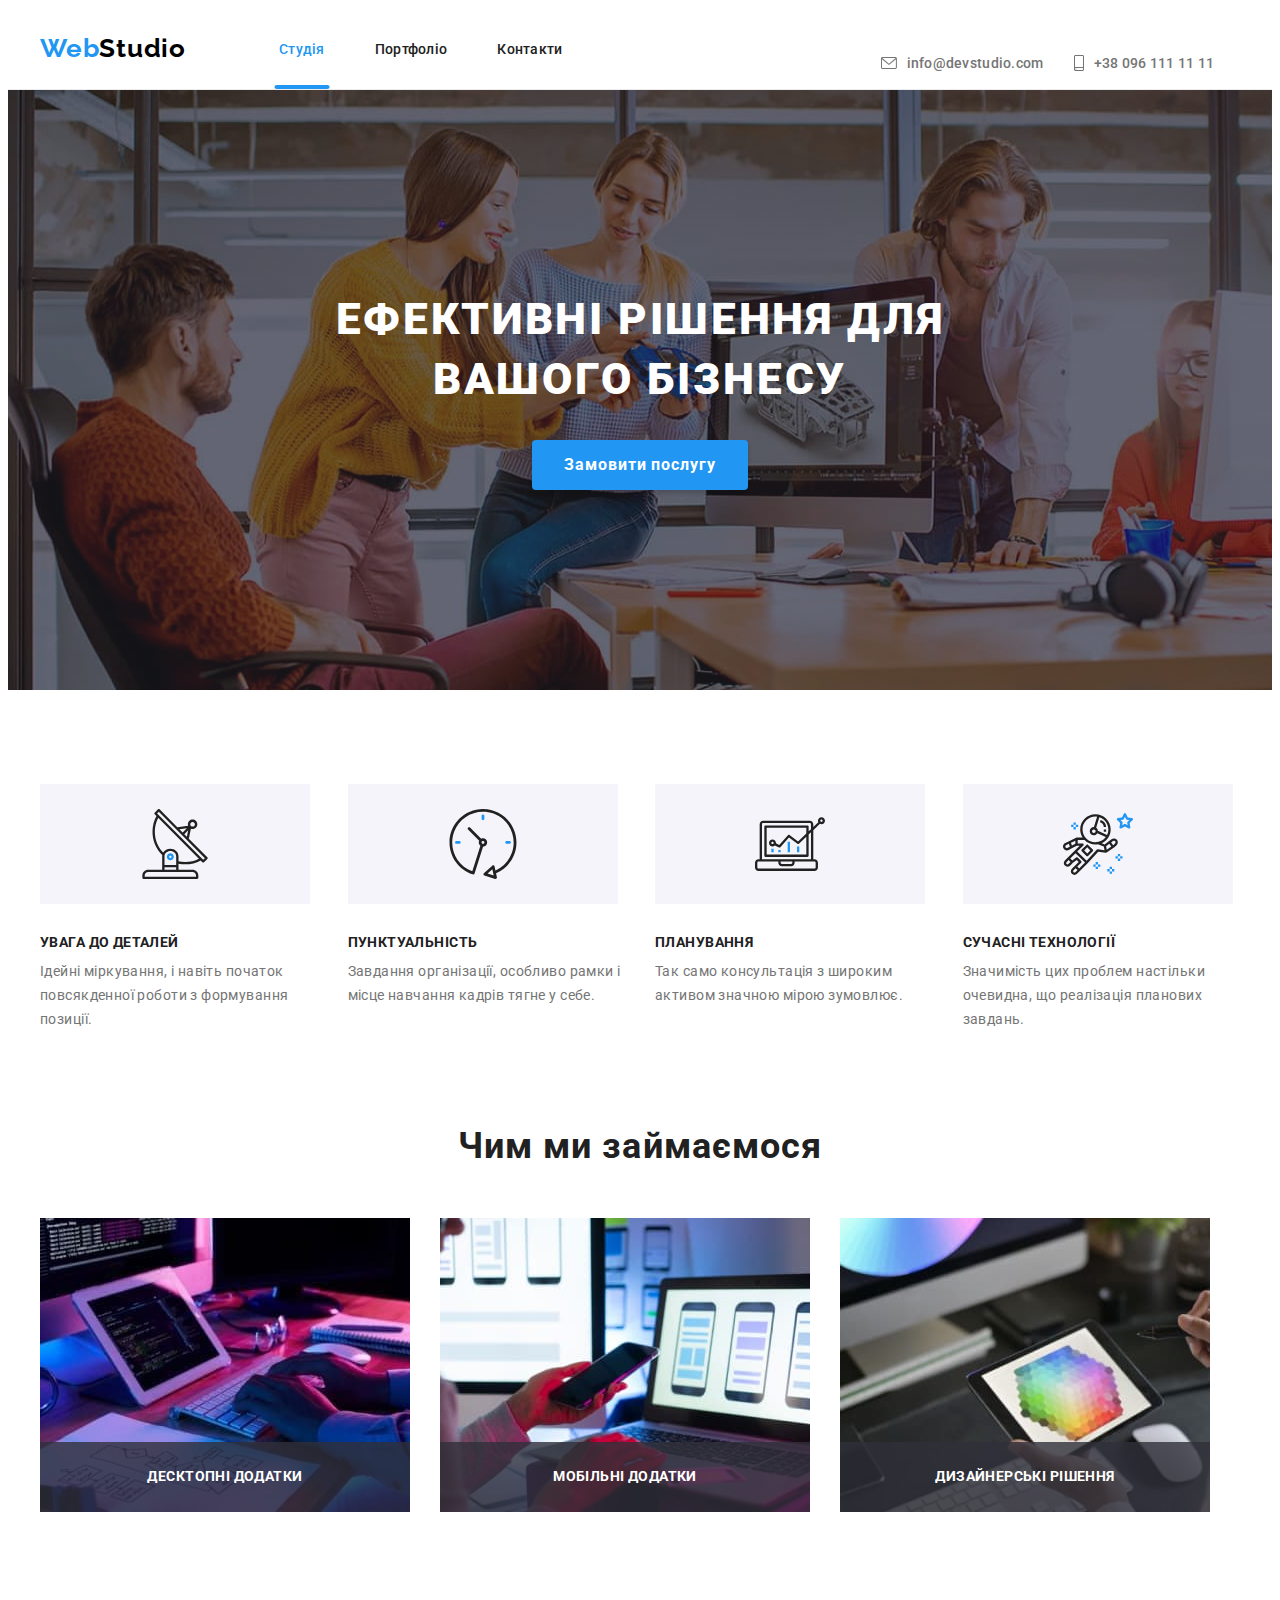
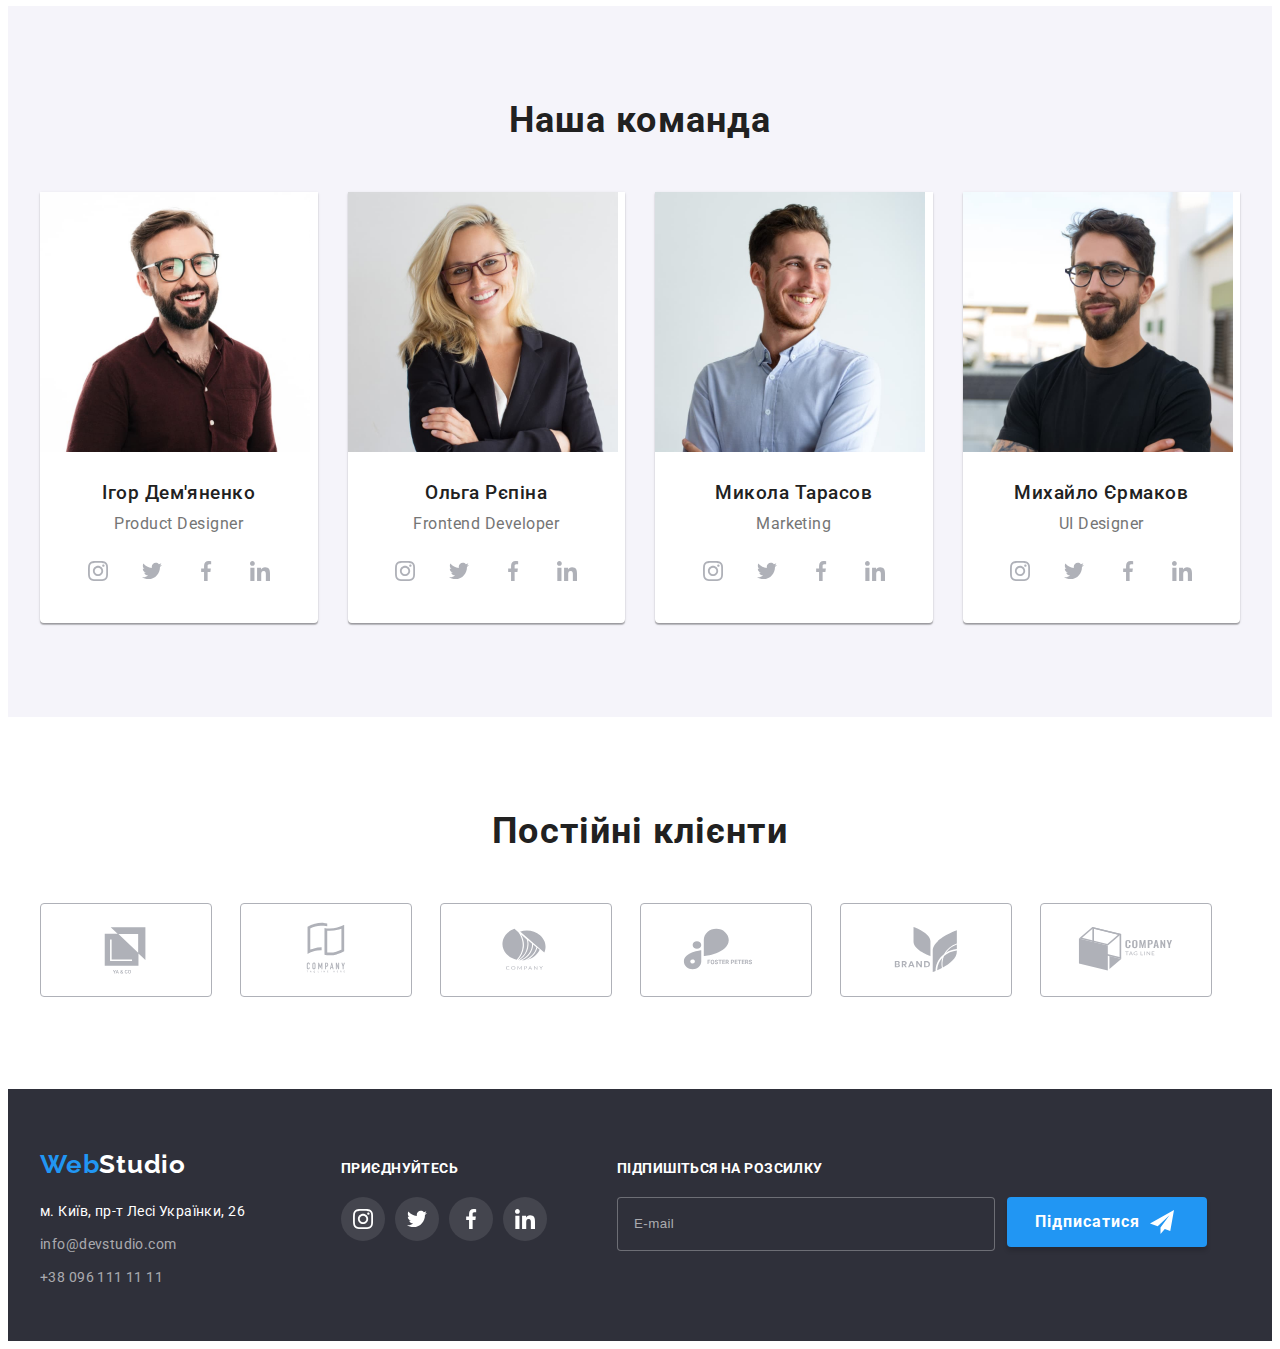
<file: index.html>
<!DOCTYPE html>
<html lang="uk">
<head>
    <meta charset="UTF-8">
    <meta http-equiv="X-UA-Compatible" content="IE=edge">
    <meta name="viewport" content="width=device-width, initial-scale=1.0">
    <link rel="stylesheet" href="https://cdnjs.cloudflare.com/ajax/libs/modern-normalize/1.1.0/modern-normalize.min.css"
     integrity="sha512-wpPYUAdjBVSE4KJnH1VR1HeZfpl1ub8YT/NKx4PuQ5NmX2tKuGu6U/JRp5y+Y8XG2tV+wKQpNHVUX03MfMFn9Q==" 
     crossorigin="anonymous" referrerpolicy="no-referrer" />
    <link rel="preconnect" href="https://fonts.googleapis.com">
    <link rel="preconnect" href="https://fonts.gstatic.com" crossorigin>
    <link href="https://fonts.googleapis.com/css2?family=Raleway:wght@700&family=Roboto:wght@400;500;700;900&display=swap" rel="stylesheet">
    <link rel="stylesheet" href="./css/main.min.css">
    <title>Студія</title>
</head>
<body>
 <header class="header">
    <div class="conteiner header__conteiner">
    <a href="./index.html" class="logo header__logo"><span class="logo__text">Web</span>Studio</a>
    <nav class="header__nav">
        <ul class="navigation">
            <li><a href="./index.html" class="navigation__link navigation__current current">Студія</a></li>
            <li><a href="./portfolio.html" class="navigation__link">Портфоліо</a></li>
            <li><a href="./index.html" class="navigation__link">Контакти</a></li>
        </ul>
       </nav>
       <ul class="navigation-contacts navigation">
        <li><a href="mailto:info@devstudio.com" class="navigation-contacts__link">
             <svg class="navigation-contacts__envelope" width="16" height="12"> <use href="./images/icons.svg#icon-envelope"></use> </svg> 
             info@devstudio.com</a></li>
        <li><a href="tel:+380961111111" class="navigation-contacts__link ">
             <svg class="navigation-contacts__tel" width="10" height="16"> <use href="./images/icons.svg#icon-smartphone"></use> </svg> 
             +38 096 111 11 11</a></li>
    </ul>
    </div>
 </header>
 
 <main>
    <section class="hero">
        <h1 class="hero__title">Ефективні рішення для вашого бізнесу</h1>
        <button class="button" type="button" data-modal-open>Замовити послугу</button>
    </section>

      <section class="section benefits">
    <h2 class="visually-hidden">Наші переваги</h2>
    <ul class="conteiner benefits__list">
        <li class="benefits__item">
            <div class="benefits__icon"><svg width="70" height="70">
             <use href="./images/icons.svg#icon-antenna1"></use> </svg></div>
            <h3 class="benefits__title">УВАГА ДО ДЕТАЛЕЙ</h3>
            <p class="benefits__text">Ідейні міркування, і навіть початок повсякденної роботи з формування позиції.</p>
        </li>
         <li class="benefits__item">
            <div class="benefits__icon"><svg width="70" height="70">
                <use href="./images/icons.svg#icon-clock"></use> </svg></div>
            <h3 class="benefits__title">ПУНКТУАЛЬНІСТЬ</h3>
            <p class="benefits__text">Завдання організації, особливо рамки і місце навчання кадрів тягне у себе.</p></li>
        <li class="benefits__item">
            <div class="benefits__icon"><svg width="70" height="70">
                <use href="./images/icons.svg#icon-diagram"></use> </svg></div>
            <h3 class="benefits__title">ПЛАНУВАННЯ</h3>
            <p class="benefits__text">Так само консультація з широким активом значною мірою зумовлює.</p></li>
        <li class="benefits__item">
            <div class="benefits__icon"><svg width="70" height="70">
                <use href="./images/icons.svg#icon-astronaut"></use> </svg></div>
            <h3 class="benefits__title">СУЧАСНІ ТЕХНОЛОГІЇ</h3>
            <p class="benefits__text">Значимість цих проблем настільки очевидна, що реалізація планових завдань.</p></li>
    </ul>
  </section>

  <section class="section activity">
    <div class="conteiner">
    <h2 class="activity__title">Чим ми займаємося</h2>
    <ul class="activity__list">
       <li> <div class="activity__image">
         <img src="./images/box1.jpg" alt="зображення1" width="370" >
         <p class="activity__title-image">Десктопні додатки</p> </div></li>
        <li> <div class="activity__image">
         <img src="./images/box2.jpg" alt="зображення2" width="370">
         <p class="activity__title-image">Мобільні додатки</p> </div></li>
        <li> <div class="activity__image">
         <img src="./images/box3.jpg" alt="зображення3" width="370">
         <p class="activity__title-image">Дизайнерські рішення</p> </div></li>
    </ul>
    </div>
  </section>

  <section class="team section">
    <div class="conteiner">
    <h2 class="team__title">Наша команда</h2>
    <ul class="team__list">
        <li class="team__item"> <img src="./images/img1.jpg" alt="фото1" width="270">
        <h3 class="team__member">Ігор Дем'яненко</h3>
     <p class="team__position">Product Designer</p>
     <ul class="social">
        <li class="social__item"><a href="" class="social__link" > 
            <svg class="social__icon" width="20" height="20"> <use href="./images/icons.svg#icon-instagram2"></use> </svg> </a></li>
        <li class="social__item"><a href="" class="social__link" > 
            <svg class="social__icon" width="20" height="20"> <use href="./images/icons.svg#icon-twitter1"></use> </svg> </a></li>
        <li class="social__item"><a href="" class="social__link" > 
            <svg class="social__icon" width="20" height="20"> <use href="./images/icons.svg#icon-facebook"></use> </svg> </a></li>
        <li class="social__item"><a href="" class="social__link" > 
            <svg class="social__icon" width="20" height="20"> <use href="./images/icons.svg#icon-linkedin1"></use> </svg> </a></li>
     </ul></li>
        <li class="team__item"> <img src="./images/img2.jpg" alt="фото2" width="270">
        <h3 class="team__member">Ольга Рєпіна</h3>
     <p class="team__position">Frontend Developer</p>
     <ul class="social">
        <li class="social__item"><a href="" class="social__link" > 
            <svg class="social__icon" width="20" height="20"> <use href="./images/icons.svg#icon-instagram2"></use> </svg> </a></li>
        <li class="social__item"><a href="" class="social__link" > 
            <svg class="social__icon" width="20" height="20"> <use href="./images/icons.svg#icon-twitter1"></use> </svg> </a></li>
        <li class="social__item"><a href="" class="social__link" > 
            <svg class="social__icon" width="20" height="20"> <use href="./images/icons.svg#icon-facebook"></use> </svg> </a></li>
        <li class="social__item"><a href="" class="social__link" > 
            <svg class="social__icon" width="20" height="20"> <use href="./images/icons.svg#icon-linkedin1"></use> </svg> </a></li>
     </ul></li>
        <li class="team__item"> <img src="./images/img3.jpg" alt="фото3" width="270">
        <h3 class="team__member">Микола Тарасов</h3>
     <p class="team__position">Marketing</p>
     <ul class="social">
        <li class="social__item"><a href="" class="social__link" > 
            <svg class="social__icon" width="20" height="20"> <use href="./images/icons.svg#icon-instagram2"></use> </svg> </a></li>
        <li class="social__item"><a href="" class="social__link" > 
            <svg class="social__icon" width="20" height="20"> <use href="./images/icons.svg#icon-twitter1"></use> </svg> </a></li>
        <li class="social__item"><a href="" class="social__link" > 
            <svg class="social__icon" width="20" height="20"> <use href="./images/icons.svg#icon-facebook"></use> </svg> </a></li>
        <li class="social__item"><a href="" class="social__link" > 
            <svg class="social__icon" width="20" height="20"> <use href="./images/icons.svg#icon-linkedin1"></use> </svg> </a></li>
     </ul></li>
        <li class="team__item"> <img src="./images/img4.jpg" alt="фото4" width="270">
        <h3 class="team__member">Михайло Єрмаков</h3>
     <p class="team__position">UI Designer</p>
     <ul class="social">
        <li class="social__item"><a href="" class="social__link" > 
            <svg class="social__icon" width="20" height="20"> <use href="./images/icons.svg#icon-instagram2"></use> </svg> </a></li>
        <li class="social__item"><a href="" class="social__link" > 
            <svg class="social__icon" width="20" height="20"> <use href="./images/icons.svg#icon-twitter1"></use> </svg> </a></li>
        <li class="social__item"><a href="" class="social__link" > 
            <svg class="social__icon" width="20" height="20"> <use href="./images/icons.svg#icon-facebook"></use> </svg> </a></li>
        <li class="social__item"><a href="" class="social__link" > 
            <svg class="social__icon" width="20" height="20"> <use href="./images/icons.svg#icon-linkedin1"></use> </svg> </a></li>
     </ul></li>
    </ul>
    </div>
  </section>

   <section class="section clients">
    <div class="conteiner">
    <h2 class="clients__title">Постійні клієнти</h2>
    <ul class="clients__list">
        <li class="clients__item"> <a href="" class="clients__link"> 
        <svg class="clients__icon" width="106" height="60"> <use href="./images/icons.svg#icon-Logo"></use> </svg> </a></li>
        <li class="clients__item"> <a href="" class="clients__link"> 
        <svg class="clients__icon" width="106" height="60"> <use href="./images/icons.svg#icon-Logo2"></use> </svg> </a></li>
        <li class="clients__item"> <a href="" class="clients__link"> 
        <svg class="clients__icon" width="106" height="60"> <use href="./images/icons.svg#icon-Logo3"></use> </svg> </a></li>
        <li class="clients__item"> <a href="" class="clients__link"> 
        <svg class="clients__icon" width="106" height="60"> <use href="./images/icons.svg#icon-Logo4"></use> </svg> </a></li>
        <li class="clients__item"> <a href="" class="clients__link"> 
        <svg class="clients__icon" width="106" height="60"> <use href="./images/icons.svg#icon-Logo5"></use> </svg> </a></li>
        <li class="clients__item"> <a href="" class="clients__link"> 
        <svg class="clients__icon" width="106" height="60"> <use href="./images/icons.svg#icon-Logo6"></use> </svg> </a></li>

    </ul>
    </div>
   </section>
 </main>
 <footer class="footer">
    <div class="conteiner footer__contacts">
       <div> <a href="./index.html" class="logo footer__logo"><span class="logo__text">Web</span>Studio</a>
          <address class="contact-address">
             <ul class="contact-address__list">
                 <li><a class="contact-address__link" href="https://goo.gl/maps/fPZPmvqRxo8YK3xt6" target="_blank" rel="noopener noreferrer">м. Київ, пр-т Лесі Українки, 26</a></li>
                 <li class="contact-address__item"><a class="contact-address__link contact-address__color" href="mailto:info@devstudio.com">info@devstudio.com</a></li>
                 <li class="contact-address__item"><a class="contact-address__link contact-address__color" href="tel:+380961111111">+38 096 111 11 11</a></li>
               </ul>
         </address>
        </div> 

     <div class="footer-social">
      <h3 class="footer-social__title">ПРИЄДНУЙТЕСЬ</h3>
      <ul class="footer-social__list">
         <li class="footer-social__item"><a href="" class="footer-social__link"> 
         <svg class="footer-social__icon" width="20" height="20"> <use href="./images/icons.svg#icon-instagram2"></use> </svg></a></li>
         <li class="footer-social__item"><a href="" class="footer-social__link"> 
         <svg class="footer-social__icon" width="20" height="20"> <use href="./images/icons.svg#icon-twitter1"></use> </svg></a></li>
         <li class="footer-social__item"><a href="" class="footer-social__link"> 
         <svg class="footer-social__icon" width="20" height="20"> <use href="./images/icons.svg#icon-facebook"></use> </svg></a></li>
         <li class="footer-social__item"><a href="" class="footer-social__link"> 
         <svg class="footer-social__icon" width="20" height="20"> <use href="./images/icons.svg#icon-linkedin1"></use> </svg></a></li></ul>
    </div>
    <div class="subscribe">
      <p class="subscribe__title"> підпишіться на розсилку</p>
      <form class="subscribe__form">
        <label > <input type="email" name="email" placeholder="E-mail" class="subscribe__input"></label>
         <button type="submit" class="subscribe__button">Підписатися
         <svg class="subscribe__icon" width="24" height="24"> <use href="./images/icons.svg#icon-icon-send"></use> </svg></button>
      </form>
    </div>

 </div>
 </footer>
 <div class="backdrop is-hidden" data-modal> 
    <div class="modal">
        <button type="button" class="modal__button-close" data-modal-close> <svg class="mod__icon" width="30" height="30"> 
         <use href="./images/icons.svg#icon-close"></use> </svg> 
         </button>
    <p class="modal__title">Залиште свої дані, ми вам передзвонимо</p>
    <form class="modal_form">
        <div class="modal__block">
         <label for="user-name" class="modal__label">Ім'я</label>
            <div class="modal__wrap"> 
             <input type="text" name="user-name" id="user-name" class="modal__input">
             <svg class="modal__icon" width="18" height="18">
             <use href="./images/icons.svg#icon-person-black-18dp"></use></svg> </div>
        </div>

        <div class="modal__block">
            <label for="user-email" class="modal__label">Телефон</label>
            <div class="modal__wrap"> 
              <input type="email" name="user-email" id="user-email" class="modal__input">
              <svg class="modal__icon" width="18" height="18">
              <use href="./images/icons.svg#icon-phone-black-18dp"></use></svg> </div>
          </div>
  
          <div class="modal__block">
            <label for="user-tel" class="modal_label">Пошта</label>
            <div class="modal__wrap"> 
              <input type="tel" name="user-tel" id="user-tel" class="modal__input">
              <svg class="modal__icon" width="18" height="18">
              <use href="./images/icons.svg#icon-email-black-18dp"></use></svg>  </div>
          </div>

          <div class="modal__notation">
            <label for="user-text" class="modal__label">Коментар</label>
            <textarea name="user-text" id="user-text" class="modal__comment" placeholder="Введіть текст"></textarea>
          </div>

          <div class="modal__radio"> 
            <input type="checkbox" name="check" id="check" class="modal__check-input visually-hidden">
            <label for="check" class="modal__check-label"><span><svg width="16" height="15">
            <use href="./images/icons.svg#icon-check"></use></svg></span>
            Погоджуюся з розсилкою та приймаю
            <a href="mailto:умови договору" class="modal__check-link"> Умови договору</a>
            </label>
          </div>
  
    <button type="submit" class="modal__button">Відправити</button>
            
         </form>
    </div>
</div>
<script src="./js/modal.js"></script>
</body>
</html>
</file>
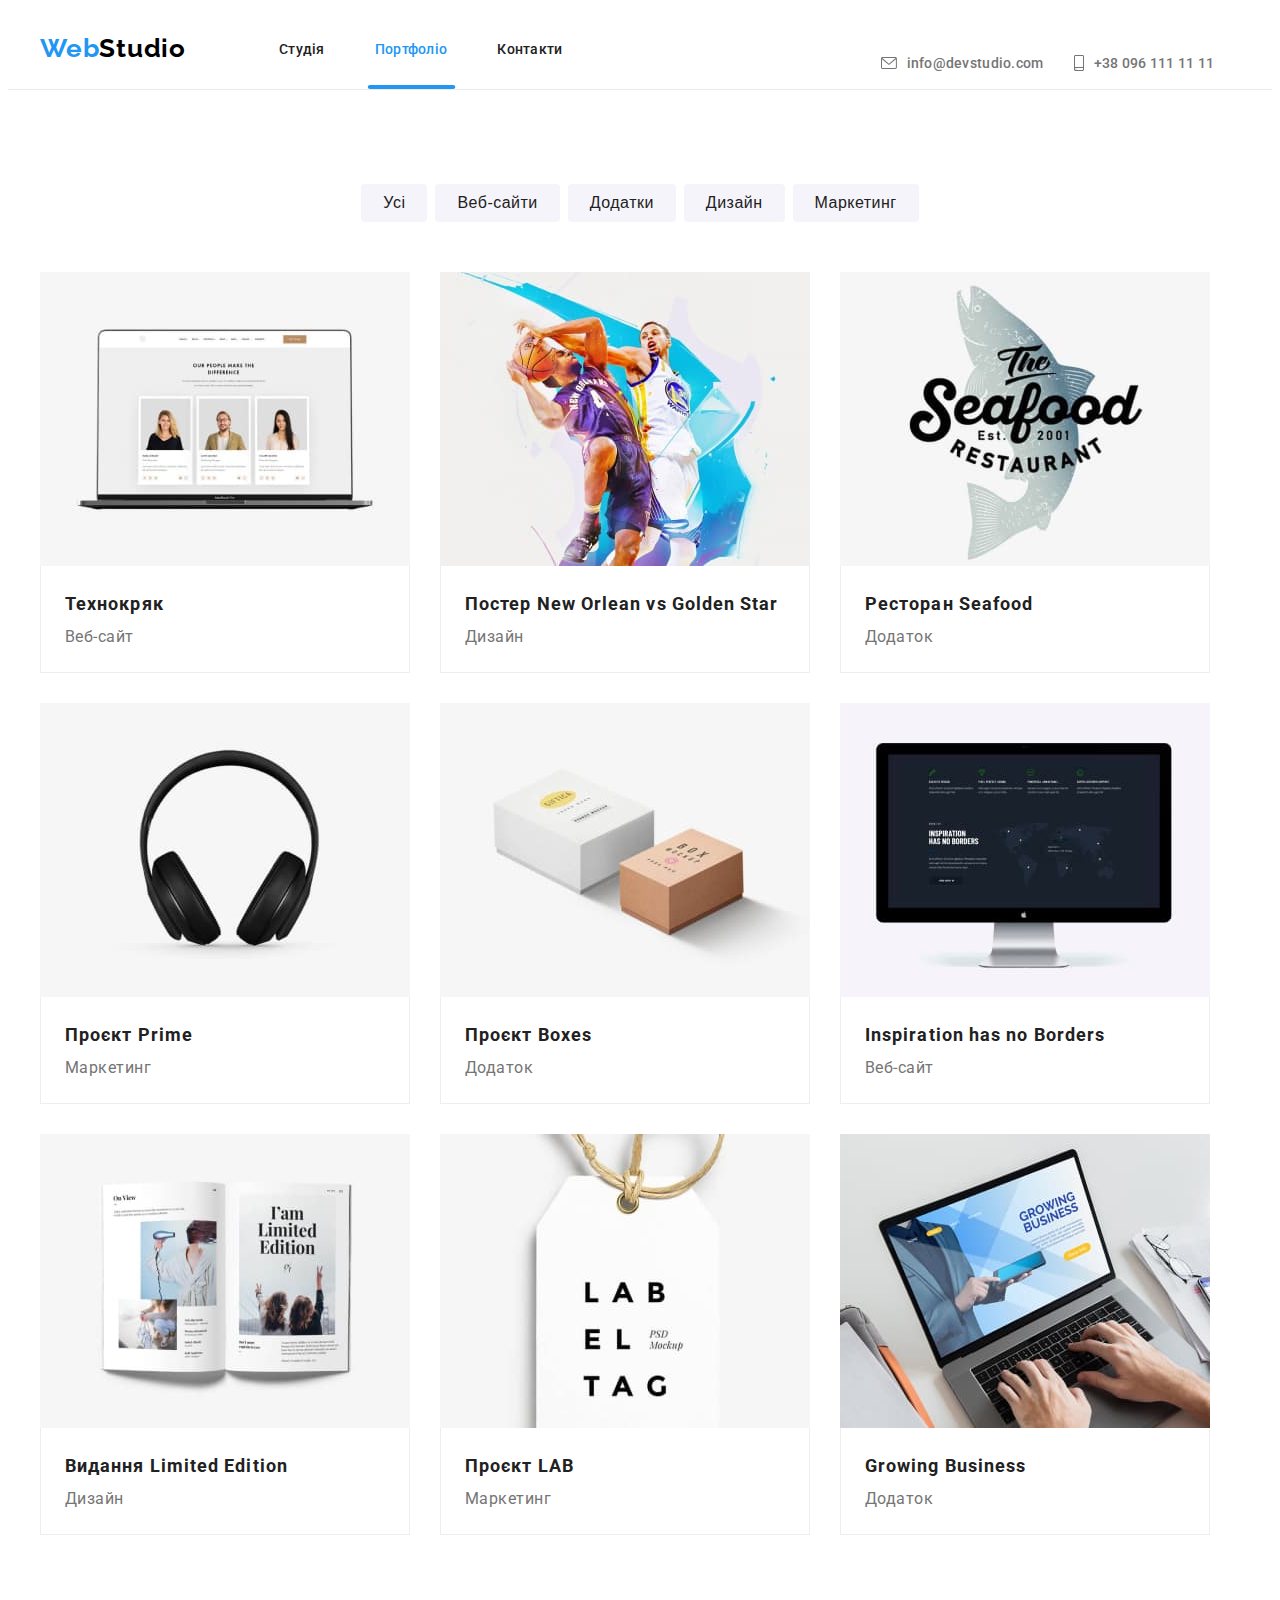
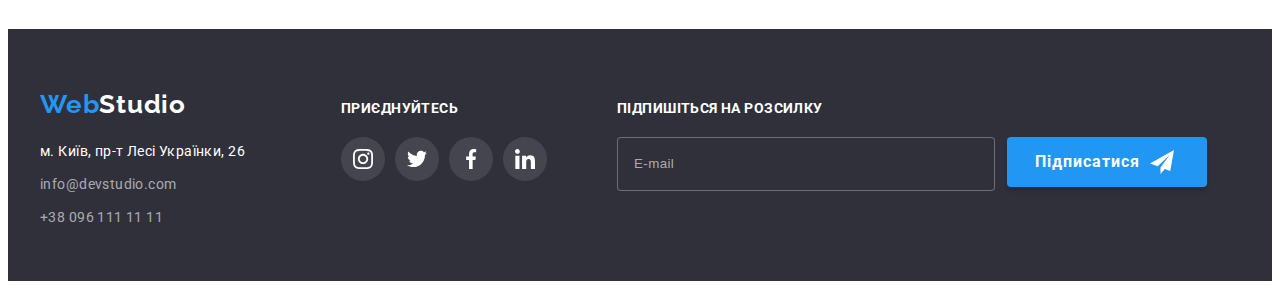
<file: portfolio.html>
<!DOCTYPE html>
<html lang="uk">
<head>
    <meta charset="UTF-8">
    <meta http-equiv="X-UA-Compatible" content="IE=edge">
    <meta name="viewport" content="width=device-width, initial-scale=1.0">
    <link rel="stylesheet" href="https://cdnjs.cloudflare.com/ajax/libs/modern-normalize/1.1.0/modern-normalize.min.css"
    integrity="sha512-wpPYUAdjBVSE4KJnH1VR1HeZfpl1ub8YT/NKx4PuQ5NmX2tKuGu6U/JRp5y+Y8XG2tV+wKQpNHVUX03MfMFn9Q==" 
    crossorigin="anonymous" referrerpolicy="no-referrer" />
    <link rel="preconnect" href="https://fonts.googleapis.com">
    <link rel="preconnect" href="https://fonts.gstatic.com" crossorigin>
    <link href="https://fonts.googleapis.com/css2?family=Raleway:wght@700&family=Roboto:wght@400;500;700;900&display=swap" rel="stylesheet">
    <link rel="stylesheet" href="./css/styles.css">
    <link rel="stylesheet" href="./css/main.min.css">
    <title>Портфоліо</title>
</head>
<body>
    <header class="header">
        <div class="conteiner header__conteiner">
        <a href="./index.html" class="logo header__logo"><span class="logo__text">Web</span>Studio</a>
        <nav class="header__nav">
            <ul class="navigation">
                <li><a href="./index.html" class="navigation__link">Студія</a></li>
                <li><a href="./portfolio.html" class="navigation__link navigation__current current">Портфоліо</a></li>
                <li><a href="./index.html" class="navigation__link">Контакти</a></li>
            </ul>
           </nav>
           <ul class="navigation-contacts navigation">
            <li><a href="mailto:info@devstudio.com" class="navigation-contacts__link">
                 <svg class="navigation-contacts__envelope" width="16" height="12"> <use href="./images/icons.svg#icon-envelope"></use> </svg> 
                 info@devstudio.com</a></li>
            <li><a href="tel:+380961111111" class="navigation-contacts__link ">
                 <svg class="navigation-contacts__tel" width="10" height="16"> <use href="./images/icons.svg#icon-smartphone"></use> </svg> 
                 +38 096 111 11 11</a></li>
        </ul>
        </div>
     </header>

 <main>
    <section class="section portfolio">
        <div class="conteiner">
            <ul class="filters">
                <li><button type="button" class="filter-btn">Усі</button></li> 
                <li><button type="button" class="filter-btn">Веб-сайти</button></li>
                <li><button type="button" class="filter-btn">Додатки</button></li>
                <li><button type="button" class="filter-btn">Дизайн</button></li>
                <li><button type="button" class="filter-btn">Маркетинг</button></li>
             </ul>
        <h2 class="visually-hidden">Приклади робіт</h2>
        <ul class="portfolio-list">
            <li class="portfolio-item"> <div class="div-overlay"> <img class="portfolio-foto" src="./images/project-1.jpg" alt="проект1" width="370" height="294">
            <p class="portfolio-overlay">Ресурс пропонує комплексні пропозиції з різним рівнем функціоналу та сервісів.
                 Все це дозволить відвідувачу отримати вичерпні відомості про компанію чи приватну особу.</p></div>
             <div class="port-conteiner"><h3 class="portfolio-item-title">Технокряк</h3>
             <p class="portfolio-item-text">Веб-сайт</p></div></li>
            <li class="portfolio-item"> <div class="div-overlay"><img class="portfolio-foto" src="./images/project-2.jpg" alt="проект2" width="370" height="294">
                <p class="portfolio-overlay">Ресурс пропонує комплексні пропозиції з різним рівнем функціоналу та сервісів.
                Все це дозволить відвідувачу отримати вичерпні відомості про компанію чи приватну особу.</p></div>
                <div class="port-conteiner"><h3 class="portfolio-item-title">Постер New Orlean vs Golden Star</h3>
                <p class="portfolio-item-text">Дизайн</p></div></li>
            <li class="portfolio-item"> <div class="div-overlay"><img class="portfolio-foto" src="./images/project-3.jpg" alt="проект3" width="370" height="294">
                <p class="portfolio-overlay">Ресурс пропонує комплексні пропозиції з різним рівнем функціоналу та сервісів.
                Все це дозволить відвідувачу отримати вичерпні відомості про компанію чи приватну особу.</p></div>
                <div class="port-conteiner"><h3 class="portfolio-item-title">Ресторан Seafood</h3>
                <p class="portfolio-item-text">Додаток</p></div></li>
            <li class="portfolio-item"> <div class="div-overlay">  <img class="portfolio-foto" src="./images/project-4.jpg" alt="проект4" width="370" height="294">
                <p class="portfolio-overlay">Ресурс пропонує комплексні пропозиції з різним рівнем функціоналу та сервісів.
                Все це дозволить відвідувачу отримати вичерпні відомості про компанію чи приватну особу.</p></div>
                <div class="port-conteiner"><h3 class="portfolio-item-title">Проєкт Prime</h3>
                <p class="portfolio-item-text">Маркетинг</p></div></li>
            <li class="portfolio-item"> <div class="div-overlay"> <img class="portfolio-foto" src="./images/project-5.jpg" alt="проект5" width="370" height="294">
                <p class="portfolio-overlay">Ресурс пропонує комплексні пропозиції з різним рівнем функціоналу та сервісів.
                Все це дозволить відвідувачу отримати вичерпні відомості про компанію чи приватну особу.</p></div>
                <div class="port-conteiner"><h3 class="portfolio-item-title">Проєкт Boxes</h3>
                <p class="portfolio-item-text">Додаток</p></div></li>
            <li class="portfolio-item"> <div class="div-overlay"> <img class="portfolio-foto" src="./images/project-6.jpg" alt="проект6" width="370" height="294">
                <p class="portfolio-overlay">Ресурс пропонує комплексні пропозиції з різним рівнем функціоналу та сервісів.
                Все це дозволить відвідувачу отримати вичерпні відомості про компанію чи приватну особу.</p></div>
                <div class="port-conteiner"><h3 class="portfolio-item-title">Inspiration has no Borders</h3>
                <p class="portfolio-item-text">Веб-сайт</p></div></li>
            <li class="portfolio-item"> <div class="div-overlay"> <img class="portfolio-foto" src="./images/project-7.jpg" alt="проект7" width="370" height="294">
                <p class="portfolio-overlay">Ресурс пропонує комплексні пропозиції з різним рівнем функціоналу та сервісів.
                Все це дозволить відвідувачу отримати вичерпні відомості про компанію чи приватну особу.</p></div>
                <div class="port-conteiner"><h3 class="portfolio-item-title">Видання Limited Edition</h3>
                <p class="portfolio-item-text">Дизайн</p></div></li>
            <li class="portfolio-item"> <div class="div-overlay"> <img class="portfolio-foto" src="./images/project-8.jpg" alt="проект8" width="370" height="294">
                <p class="portfolio-overlay">Ресурс пропонує комплексні пропозиції з різним рівнем функціоналу та сервісів.
                Все це дозволить відвідувачу отримати вичерпні відомості про компанію чи приватну особу.</p></div>
                <div class="port-conteiner"> <h3 class="portfolio-item-title">Проєкт LAB</h3>
                <p class="portfolio-item-text">Маркетинг</p></div></li>
           <li class="portfolio-item"> <div class="div-overlay"><img class="portfolio-foto" src="./images/project-9.jpg" alt="проект9" width="370" height="294">
                <p class="portfolio-overlay">Ресурс пропонує комплексні пропозиції з різним рівнем функціоналу та сервісів.
                Все це дозволить відвідувачу отримати вичерпні відомості про компанію чи приватну особу.</p></div>
                <div class="port-conteiner"><h3 class="portfolio-item-title">Growing Business</h3>
                <p class="portfolio-item-text">Додаток</p></div></li>
        </ul>
       </div>
      </section>
 </main>

 <footer class="footer">
    <div class="conteiner footer__contacts">
       <div> <a href="./index.html" class="logo footer__logo"><span class="logo__text">Web</span>Studio</a>
          <address class="contact-address">
             <ul class="contact-address__list">
                 <li><a class="contact-address__link" href="https://goo.gl/maps/fPZPmvqRxo8YK3xt6" target="_blank" rel="noopener noreferrer">м. Київ, пр-т Лесі Українки, 26</a></li>
                 <li class="contact-address__item"><a class="contact-address__link contact-address__color" href="mailto:info@devstudio.com">info@devstudio.com</a></li>
                 <li class="contact-address__item"><a class="contact-address__link contact-address__color" href="tel:+380961111111">+38 096 111 11 11</a></li>
               </ul>
         </address>
        </div> 

     <div class="footer-social">
      <h3 class="footer-social__title">ПРИЄДНУЙТЕСЬ</h3>
      <ul class="footer-social__list">
         <li class="footer-social__item"><a href="" class="footer-social__link"> 
         <svg class="footer-social__icon" width="20" height="20"> <use href="./images/icons.svg#icon-instagram2"></use> </svg></a></li>
         <li class="footer-social__item"><a href="" class="footer-social__link"> 
         <svg class="footer-social__icon" width="20" height="20"> <use href="./images/icons.svg#icon-twitter1"></use> </svg></a></li>
         <li class="footer-social__item"><a href="" class="footer-social__link"> 
         <svg class="footer-social__icon" width="20" height="20"> <use href="./images/icons.svg#icon-facebook"></use> </svg></a></li>
         <li class="footer-social__item"><a href="" class="footer-social__link"> 
         <svg class="footer-social__icon" width="20" height="20"> <use href="./images/icons.svg#icon-linkedin1"></use> </svg></a></li></ul>
    </div>
    <div class="subscribe">
      <p class="subscribe__title"> підпишіться на розсилку</p>
      <form class="subscribe__form">
        <label > <input type="email" name="email" placeholder="E-mail" class="subscribe__input subscribe__input--placeholder"></label>
         <button type="submit" class="subscribe__button">Підписатися
         <svg class="subscribe__icon" width="24" height="24"> <use href="./images/icons.svg#icon-icon-send"></use> </svg></button>
      </form>
    </div>

 </div>
 </footer>

</body>
</html>
</file>
<file: css/styles.css>
/*--------header------------*/

/*--------hero------------*/


/*--------benefits------------*/



/*--------activity------------*/

/*--------team------------*/

/*------clients-----------*/

/*--------portfolio---------*/



/*--------footer------------*/

/*-----backdrop------*/
</file>
<file: css/main.min.css>
:root{--color-white: #FFFFFF;--color-black: #000000;--color-blue: #2196F3;--color-darkgrey: #212121;--color-grey: #757575;--color-heroblack: #2F303A;--color-contacts: rgba(255, 255, 255, 0.6);--color-buttons: #F5F4FA;--color-button: #188CE8;--color-port: #EEEEEE;--color-header: #ECECEC;--color-soc: #AFB1B8;--color-soc-footer: rgba(255, 255, 255, 0.1);--color-activ-overlay: rgba(47, 48, 58, 0.8);--color-port-overlay: rgba(33, 150, 243, 0.9);--color-backdrop: rgba(0, 0, 0, 0.2);--color-backmodal: rgba(0, 0, 0, 0.1);--time: 250ms;--timing-function: cubic-bezier(0.4, 0, 0.2, 1)}h1,h2,h3,h4,p{margin:0}ul{list-style:none;margin:0;padding:0}img{display:block;max-width:100%;height:auto}body{font-family:"Roboto",Raleway,sans-serif;background:var(--color-white);color:var(--color-grey)}.visually-hidden{position:absolute;width:1px;height:1px;margin:-1px;border:0;padding:0;white-space:nowrap;-webkit-clip-path:inset(100%);clip-path:inset(100%);clip:rect(0 0 0 0);overflow:hidden}.conteiner{width:1200px;padding-left:15px;padding-right:15px;margin:0 auto}.section{padding-top:94px;padding-bottom:94px}.logo{font-family:"Raleway";font-weight:700;font-size:26px;line-height:1.192;letter-spacing:.03em;text-decoration:none}.logo__text{color:var(--color-blue)}.modal__button{margin:30px auto 0px auto;width:200px;height:50px;padding:10px 52px;font-weight:700;font-size:16px;line-height:1.875;display:flex;justify-content:center;align-items:center;text-align:center;letter-spacing:.06em;color:var(--color-white);background:var(--color-blue);box-shadow:0px 4px 4px rgba(0,0,0,.15);border:none;border-radius:4px;cursor:pointer;transition-property:background-color;transition-duration:var(--time);transition-timing-function:var(--timing-function)}.modal__button:hover{background-color:var(--color-button)}.button{width:216px;height:50px;margin:0px auto 0px auto;font-family:inherit;font-weight:700;font-size:16px;line-height:1.875;display:block;text-align:center;letter-spacing:.06em;color:var(--color-white);background:var(--color-blue);box-shadow:0px 4px 4px rgba(0,0,0,.15);border:none;border-radius:4px;cursor:pointer;transition-property:background-color;transition-duration:var(--time);transition-timing-function:var(--timing-function)}.button:hover{background-color:var(--color-button)}.subscribe__button{width:200px;height:50px;margin:0px auto 0px 0;font-family:inherit;font-weight:700;font-size:16px;line-height:1.875;display:flex;align-items:center;text-align:center;letter-spacing:.06em;color:var(--color-white);background:var(--color-blue);box-shadow:0px 4px 4px rgba(0,0,0,.15);border:none;border-radius:4px;cursor:pointer;margin-left:12px;padding-left:28px;padding-right:28px;transition-property:background-color;transition-duration:var(--time);transition-timing-function:var(--timing-function)}.subscribe__button:hover{background-color:var(--color-button)}.backdrop{position:fixed;top:0;width:100%;height:100%;background-color:var(--color-backdrop);transition-property:opacity,visibility;transition-duration:var(--time);transition-timing-function:var(--timing-function)}.modal{position:absolute;transform:translate(-50%, -50%) rotate(360deg);transition:transform var(--time) var(--timing-function);top:50%;left:50%;width:528px;min-height:581px;border-radius:4px;background-color:var(--color-white);padding:40px}.backdrop.is-hidden .modal{transform:translate(-50%, -50%) rotate(0deg)}.modal__button-close{position:absolute;right:8px;top:8px;width:30px;height:30px;padding:6px;background-color:var(--color-white);border:1px solid var(--color-backmodal);border-radius:50%;display:flex;align-items:center;justify-content:center;cursor:pointer}.mod__icon{fill:var(--color-darkgrey);transition-property:fill;transition-duration:var(--time);transition-timing-function:var(--timing-function)}.mod__icon:focus,.mod__icon:hover{fill:var(--color-blue)}.is-hidden{opacity:0;visibility:hidden;pointer-events:none}.modal__title{margin-bottom:12px;font-weight:700;font-size:20px;line-height:23px;text-align:center;letter-spacing:.03em}.modal__block{margin-bottom:10px}.modal__label{font-weight:400;font-size:12px;line-height:14px;letter-spacing:.01em;color:var(--color-grey)}.modal__input{width:448px;height:40px;padding-left:42px;padding-right:12px;border:1px solid rgba(33,33,33,.2);border-radius:4px;outline:rgba(0,0,0,0);transition-property:border-color;transition-duration:var(--time);transition-timing-function:var(--timing-function)}.modal__input:hover,.modal__input:focus{border-color:var(--color-blue)}.modal__wrap{position:relative;margin-top:4px}.modal__icon{position:absolute;top:50%;transform:translateY(-50%);left:12px;transition-property:fill;transition-duration:var(--time);transition-timing-function:var(--timing-function)}.modal__input:focus+.modal__icon,.modal__input:hover+.modal__icon{fill:var(--color-blue)}.modal__comment{margin-top:4px;padding:12px 16px;width:100%;height:120px;border:1px solid rgba(33,33,33,.2);border-radius:4px;resize:none;outline:rgba(0,0,0,0);transition-property:border-color;transition-duration:var(--time);transition-timing-function:var(--timing-function)}.modal__comment:hover,.modal__comment:focus{border-color:var(--color-blue)}.modal__comment::-moz-placeholder{font-weight:400;font-size:12px;line-height:14px;letter-spacing:.01em;color:rgba(117,117,117,.5)}.modal__comment:-ms-input-placeholder{font-weight:400;font-size:12px;line-height:14px;letter-spacing:.01em;color:rgba(117,117,117,.5)}.modal__comment::placeholder{font-weight:400;font-size:12px;line-height:14px;letter-spacing:.01em;color:rgba(117,117,117,.5)}.modal__radio{margin-top:20px}.modal__check-label{font-size:14px;color:var(--color-grey);display:flex;align-items:center;justify-content:center}.modal__check-label span{margin-right:7px;width:16px;height:15px;border:2px solid var(--color-darkgrey);border-radius:2px;display:flex;justify-content:center;align-items:center;fill:rgba(0,0,0,0);transition-property:background-color;transition-duration:var(--time);transition-timing-function:var(--timing-function)}.modal__check-input:checked+.modal__check-label span{border:2px solid var(--color-blue);fill:var(--color-white);background-color:#2196f3}.modal__check-link{color:var(--color-blue);margin-left:8px}.header{border-bottom-width:1px;border-bottom-style:solid;border-bottom-color:var(--color-header)}.header__conteiner{display:flex;align-items:center}.header__logo{margin-right:93px;padding:25px 0;color:var(--color-black)}.header__nav{margin-right:318px}.navigation{font-weight:500;font-size:14px;line-height:1.142;letter-spacing:.02em;display:flex;gap:50px}.navigation__link{position:relative;padding:32px 0px;text-decoration:none;color:var(--color-darkgrey);transition-property:color;transition-duration:var(--time);transition-timing-function:var(--timing-function)}.navigation__link:hover,.navigation__link:focus,.navigation__link.current{color:var(--color-blue)}.navigation__current::after{content:"";position:absolute;left:0;bottom:0;display:block;width:100%;transform:scaleX(1.2);height:4px;border-radius:2px;background-color:var(--color-blue)}.navigation-contacts{gap:30px}.navigation-contacts__link{width:100%;height:100%;padding-top:15px;padding-bottom:15px;text-decoration:none;color:var(--color-grey);display:flex;align-items:center;transition-property:color;transition-duration:var(--time);transition-timing-function:var(--timing-function)}.navigation-contacts__link:hover,.navigation-contacts__link:focus{color:var(--color-blue)}.navigation-contacts__envelope{fill:currentColor;margin-right:10px}.navigation-contacts__tel{fill:currentColor;margin-right:10px}.footer{background-color:var(--color-heroblack);padding-top:60px;padding-bottom:60px}.footer__contacts{display:flex;gap:70px;align-items:baseline}.footer__logo{color:var(--color-white)}.contact-address{width:231px;height:81px;margin-top:20px}.contact-address__list{font-style:normal;font-size:14px;line-height:1.714;letter-spacing:.03em}.contact-address__item{margin-top:9px;color:var(--color-contacts)}.contact-address__link{text-decoration:none;color:var(--color-white);transition-property:color;transition-duration:2000ms;transition-timing-function:var(--timing-function)}.contact-address__link:hover,.contact-address__link:focus{color:var(--color-blue)}.contact-address__color{color:var(--color-contacts)}.footer-social__title{margin-bottom:20px;color:var(--color-white);font-weight:700;font-size:14px;line-height:1.14;letter-spacing:.03em;text-transform:uppercase}.footer-social__list{display:flex;gap:10px}.footer-social__item{width:44px;height:44px}.footer-social__link{width:100%;height:100%;border-radius:50%;color:var(--color-white);background-color:var(--color-soc-footer);display:flex;justify-content:center;align-items:center;transition-property:background-color;transition-duration:var(--time);transition-timing-function:var(--timing-function)}.footer-social__link:hover,.footer-social__link:focus{background-color:var(--color-blue)}.footer-social__icon{fill:currentColor}.subscribe{display:flex;flex-direction:column}.subscribe__title{margin-bottom:20px;color:var(--color-white);font-weight:700;font-size:14px;line-height:1.14;letter-spacing:.03em;text-transform:uppercase}.subscribe__form{display:flex}.subscribe__input{width:358px;height:50px;color:var(--color-white);background-color:var(--color-heroblack);border:1px solid rgba(255,255,255,.3);border-radius:4px;padding-left:16px;outline:rgba(0,0,0,0);transition-property:border-color;transition-duration:var(--time);transition-timing-function:var(--timing-function)}.subscribe__input::-moz-placeholder{letter-spacing:.03em;color:rgba(255,255,255,.6)}.subscribe__input:-ms-input-placeholder{letter-spacing:.03em;color:rgba(255,255,255,.6)}.subscribe__input::placeholder{letter-spacing:.03em;color:rgba(255,255,255,.6)}.subscribe__input:hover,.subscribe__input:focus{border-color:var(--color-blue)}.subscribe__icon{margin-left:10px;fill:currentColor}.hero{max-width:1600px;margin:0px auto;padding-top:200px;padding-bottom:200px;background-color:var(--color-heroblack);background-image:linear-gradient(rgba(47, 48, 58, 0.4), rgba(47, 48, 58, 0.4)),url(../images/img-hero.jpg);background-size:auto}.hero__title{width:696px;margin:0px auto 30px auto;font-weight:900;font-size:44px;line-height:1.3636;text-align:center;letter-spacing:.06em;text-transform:uppercase;color:var(--color-white)}.benefits__list{display:flex;gap:30px}.benefits__item{width:calc((100% - 90px)/4)}.benefits__icon{width:270px;height:120px;display:flex;justify-content:center;align-items:center;margin-bottom:30px;background-color:var(--color-buttons)}.benefits__title{margin-bottom:10px;font-weight:700;font-size:14px;line-height:1.143;letter-spacing:.03em;text-transform:uppercase;color:var(--color-darkgrey)}.benefits__text{font-size:14px;line-height:1.714;letter-spacing:.03em;color:var(--color-grey)}.activity{padding-top:0}.activity__title{font-weight:700;font-size:36px;line-height:1.166;text-align:center;letter-spacing:.03em;color:var(--color-darkgrey)}.activity__list{margin-top:50px;display:flex;gap:30px}.activity__image{width:370px;position:relative}.activity__title-image{display:flex;align-items:center;justify-content:center;width:370px;font-weight:700;font-size:14px;line-height:1.14;text-align:center;letter-spacing:.03em;text-transform:uppercase;color:var(--color-white);background-color:var(--color-activ-overlay);padding-top:27px;padding-bottom:27px;position:absolute;bottom:0;right:0}.team{background-color:var(--color-buttons)}.team__title{font-weight:700;font-size:36px;line-height:1.166;text-align:center;letter-spacing:.03em;color:var(--color-darkgrey)}.team__list{margin-top:50px;display:flex;gap:30px}.team__item{font-size:16px;line-height:1.1875;letter-spacing:.03em;background:var(--color-white);box-shadow:0px 1px 3px rgba(0,0,0,.12),0px 1px 1px rgba(0,0,0,.14),0px 2px 1px rgba(0,0,0,.2);border-radius:0px 0px 4px 4px;width:calc((100% - 90px)/4)}.team__member{margin-top:30px;font-weight:500;text-align:center;color:var(--color-darkgrey)}.team__position{margin-top:10px;margin-bottom:16px;text-align:center;color:var(--color-grey)}.social{display:flex;justify-content:center;gap:10px;margin-bottom:30px}.social__item{width:44px;height:44px}.social__link{width:100%;height:100%;border-radius:50%;color:var(--color-soc);display:flex;justify-content:center;align-items:center;transition:color var(--time) var(--timing-function),background-color var(--time) var(--timing-function)}.social__link:hover,.social__link:focus{background-color:var(--color-blue);color:var(--color-white)}.social__icon{fill:currentColor}.clients__title{font-weight:700;font-size:36px;line-height:1.166;text-align:center;letter-spacing:.03em;color:var(--color-darkgrey)}.clients__list{margin-top:50px;display:flex;gap:30px}.clients__item{width:170px;height:92px}.clients__link{width:100%;height:100%;border:1px solid #afb1b8;border-radius:4px;color:var(--color-soc);display:flex;justify-content:center;align-items:center;transition-property:color,border;transition-duration:var(--time);transition-timing-function:var(--timing-function)}.clients__link:hover,.clients__link:focus{color:var(--color-blue);border:1px solid var(--color-blue)}.clients__icon{fill:currentColor}.filters{display:flex;justify-content:center;gap:8px;margin-bottom:50px}.filter-btn{font-weight:500;font-size:16px;line-height:1.625;text-align:center;letter-spacing:.03em;color:var(--color-darkgrey);background-color:var(--color-buttons);border-radius:4px;border:none;border-color:var(--color-buttons);cursor:pointer;padding-top:6px;padding-right:22px;padding-bottom:6px;padding-left:22px;transition-property:color,background-color,box-shadow;transition-duration:var(--time);transition-timing-function:var(--timing-function)}.filter-btn:hover,.filter-btn:focus{background-color:var(--color-blue);color:var(--color-white);box-shadow:0px 3px 1px rgba(0,0,0,.1),0px 1px 2px rgba(0,0,0,.08),0px 2px 2px rgba(0,0,0,.12)}.portfolio-list{display:flex;flex-wrap:wrap;gap:30px}.portfolio-item{max-width:370px;width:calc((100% - 60px)/3);background:var(--color-white);transition-property:box-shadow;transition-duration:var(--time);transition-timing-function:var(--timing-function)}.portfolio-item:hover{box-shadow:0px 1px 1px rgba(0,0,0,.12),0px 4px 4px rgba(0,0,0,.06),1px 4px 6px rgba(0,0,0,.16)}.div-overlay{position:relative;overflow:hidden}.portfolio-overlay{position:absolute;top:0;padding:63px 24px;transform:translateY(100%);transition:transform var(--time) var(--timing-function);height:100%;font-weight:400;font-size:18px;line-height:1.55;letter-spacing:.03em;background-color:var(--color-port-overlay);color:var(--color-white)}.portfolio-item:hover .portfolio-overlay{transform:translateY(0%)}.port-conteiner{padding:20px 24px;border:1px solid var(--color-port);border-top:none}.portfolio-item-title{font-weight:700;font-size:18px;line-height:2;letter-spacing:.06em;color:var(--color-darkgrey)}.portfolio-item-text{font-size:16px;line-height:1.875;letter-spacing:.03em;color:var(--color-grey)}/*# sourceMappingURL=main.min.css.map */
</file>
